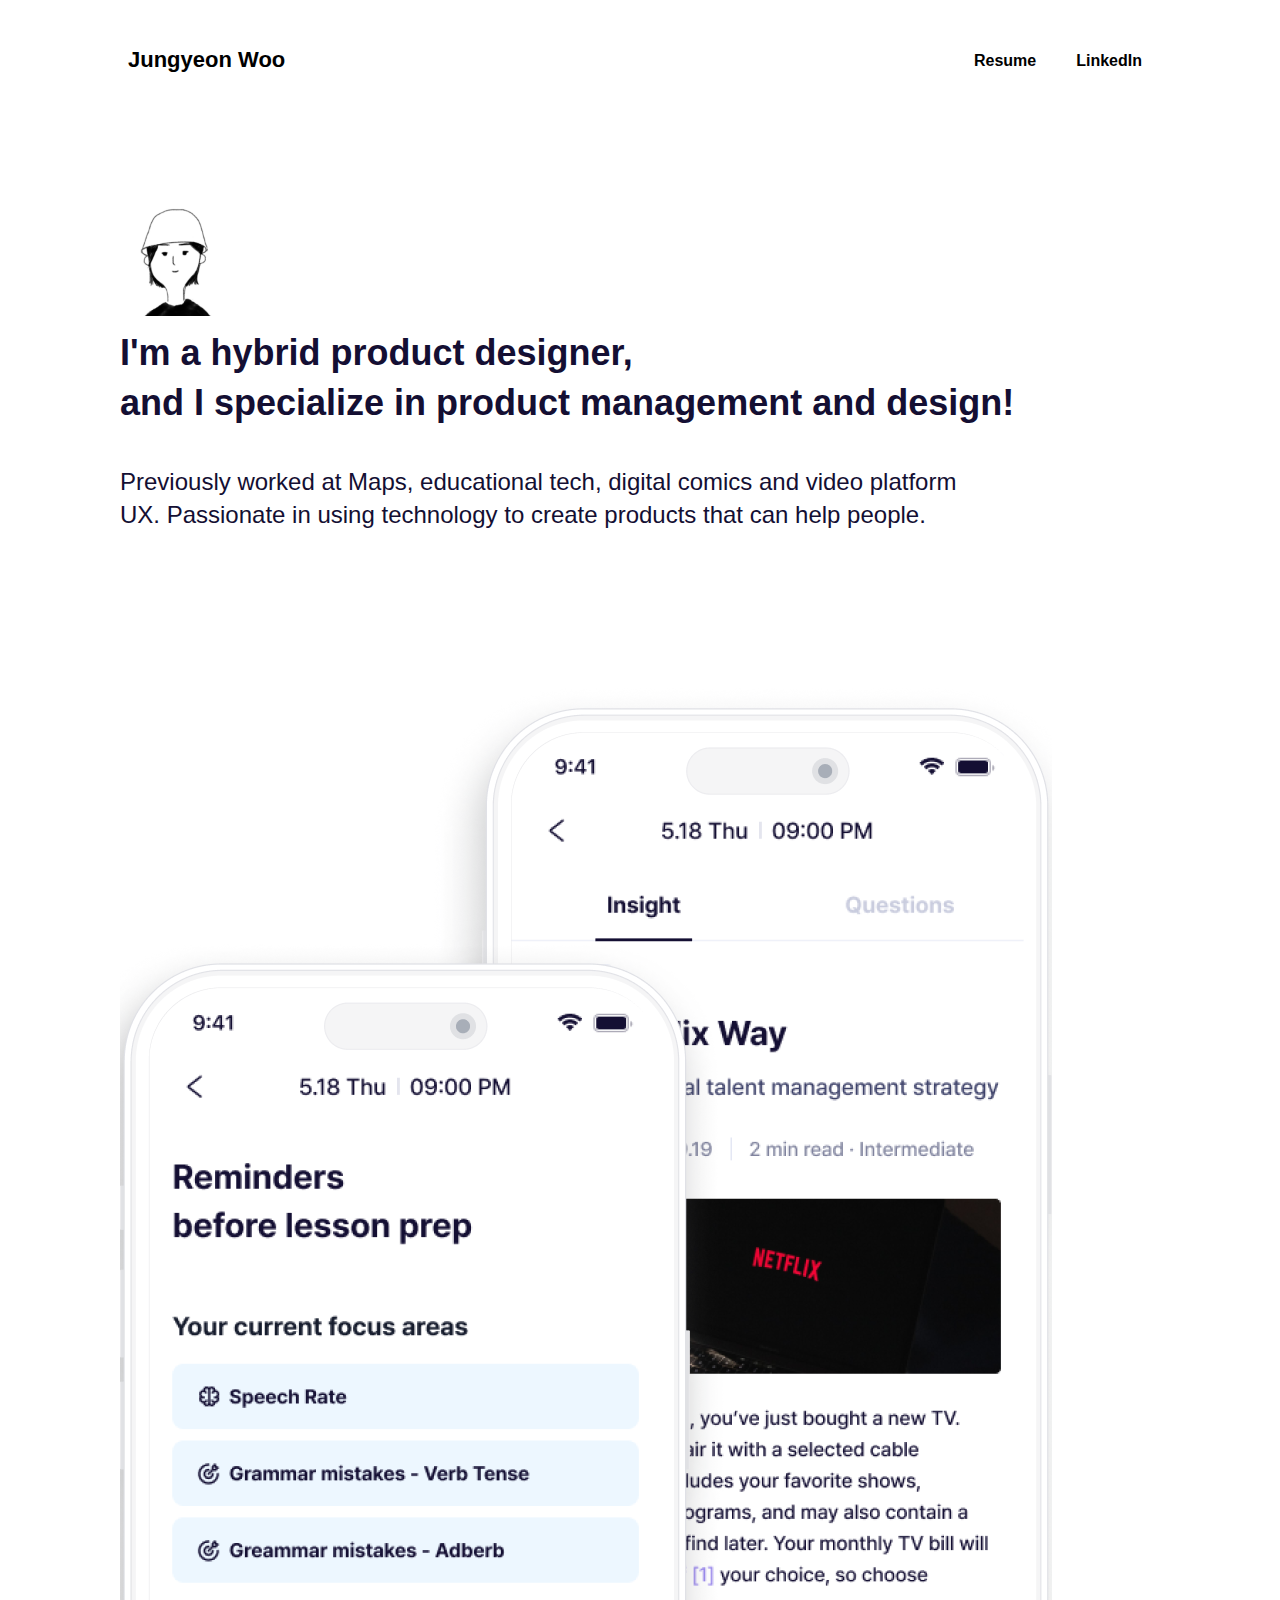
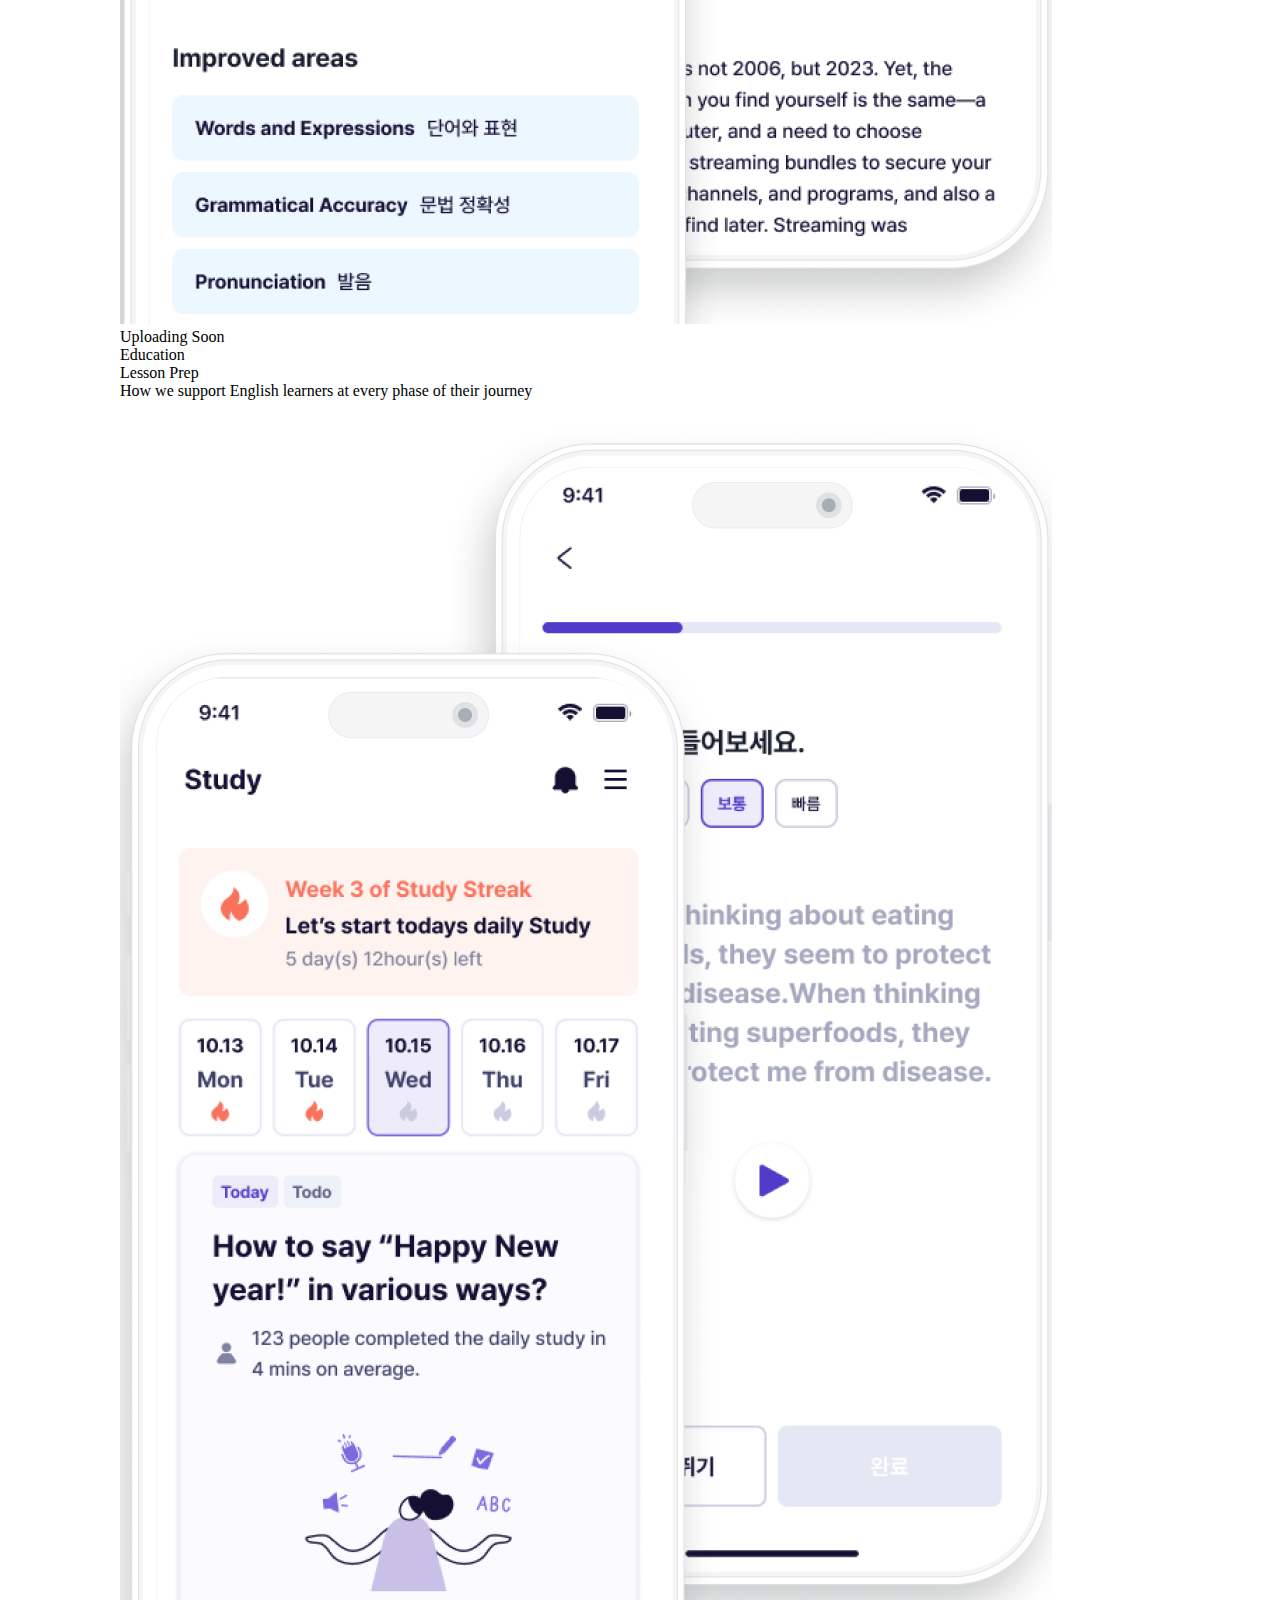
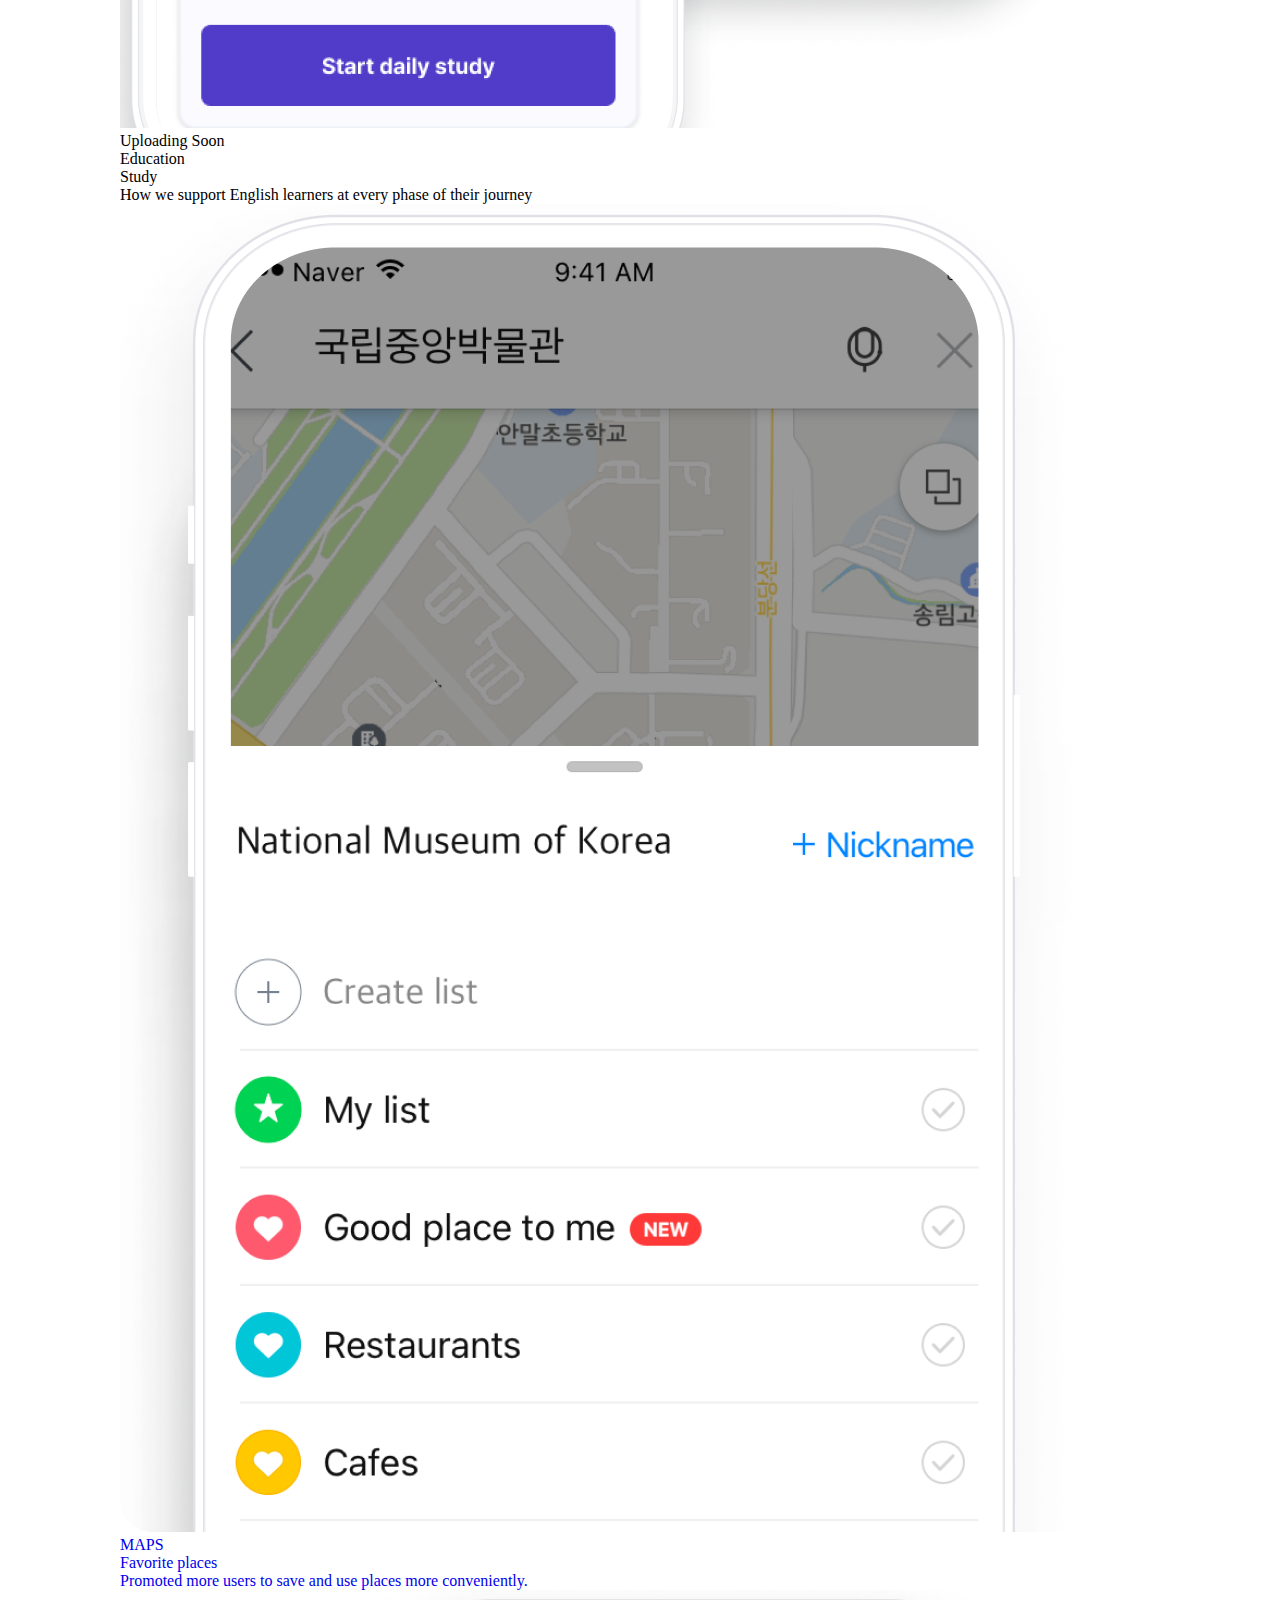
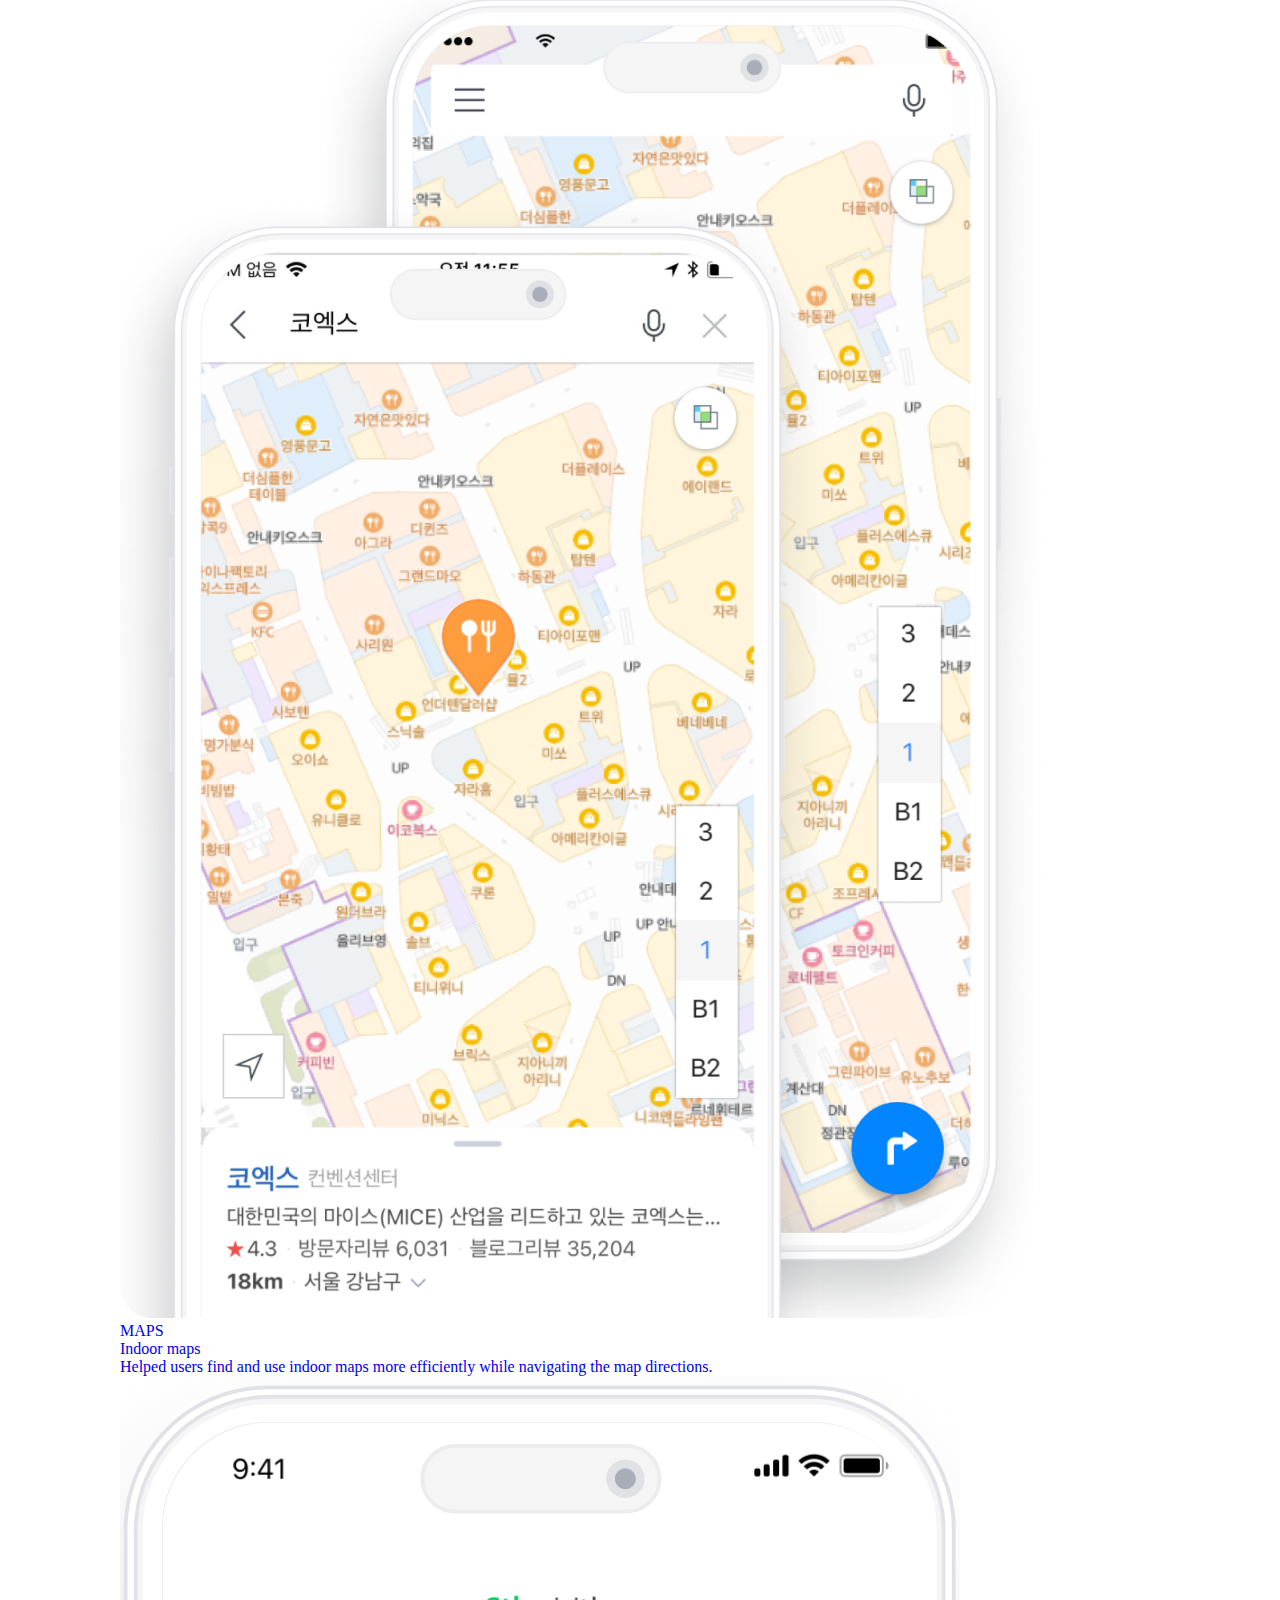
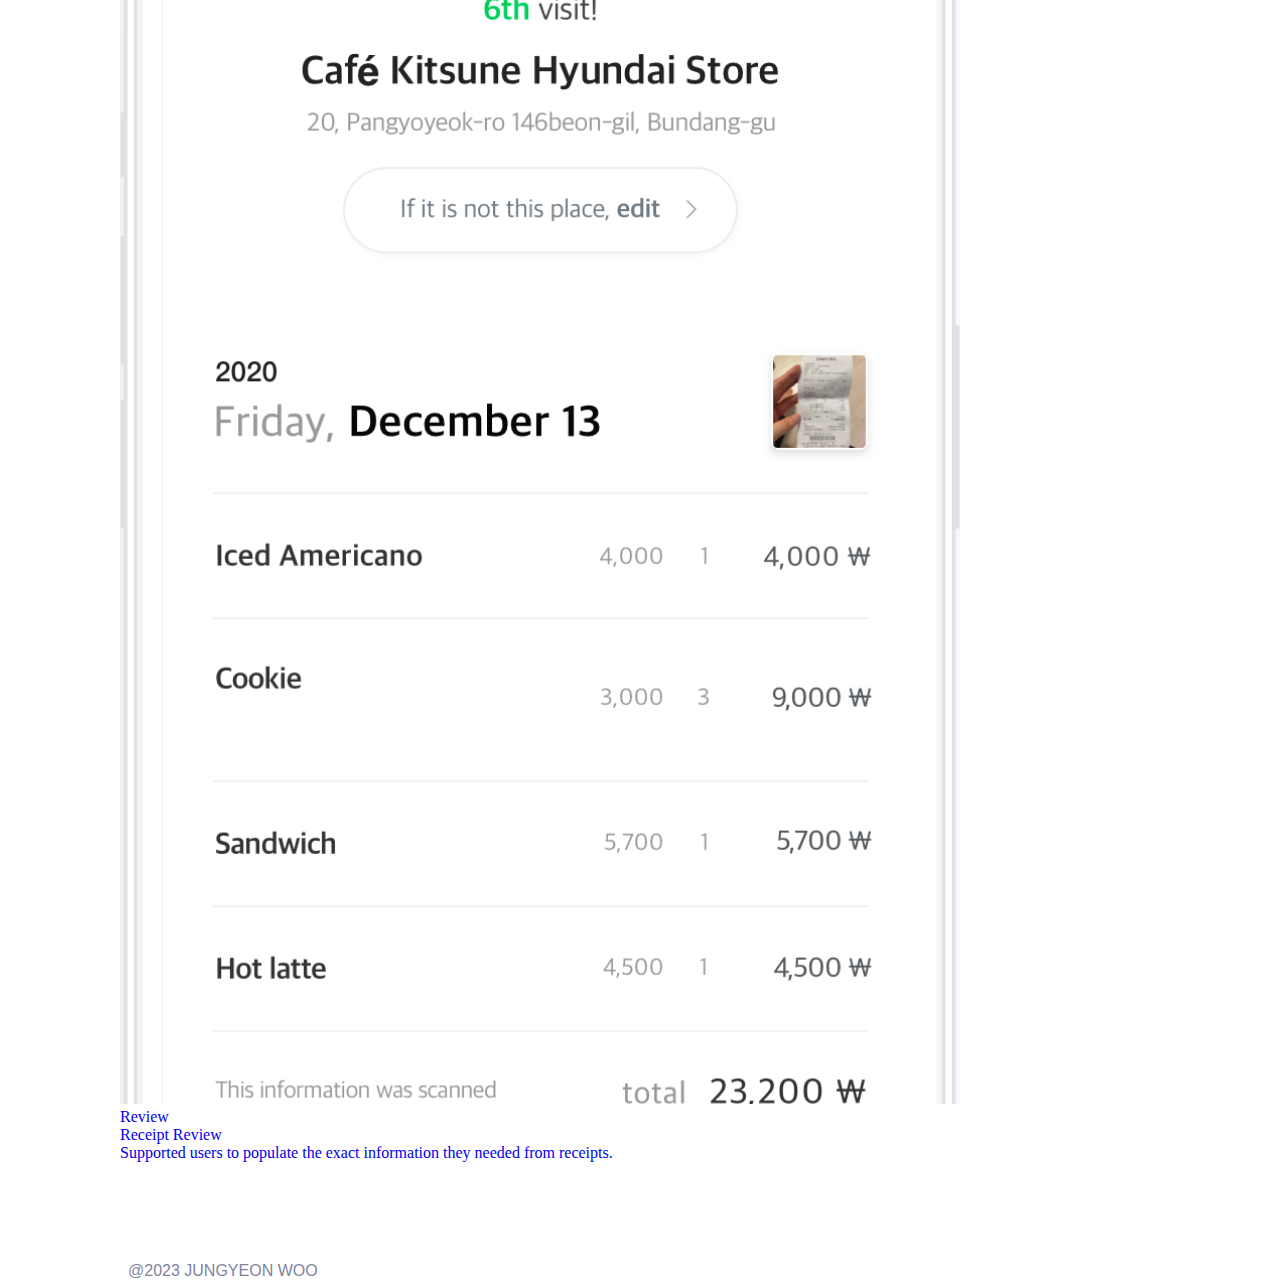
<file: home/index.html>
<!DOCTYPE html>
<html lang="en">
  <head>
    <meta charset="UTF-8" />
    <meta http-equiv="X-UA-Compatible" content="IE=edge" />
    <meta name="viewport" content="width=device-width, initial-scale=1.0" />
    <link rel="stylesheet" href="./vars.css" />
    <link rel="stylesheet" href="./style.css" />

    <style>
      a,
      button,
      input,
      select,
      h1,
      h2,
      h3,
      h4,
      h5,
      * {
        margin: 0;
        padding: 0;
        border: none;
        text-decoration: none;
        appearance: none;
        background: none;

        -webkit-font-smoothing: antialiased;
      }
    </style>
    <title>Document</title>
  </head>
  <body>
    <div class="home">
      <div class="container">
        <div class="main">
          <div class="info">
            <div class="txt">
              <div class="main-txt">
                <img class="img-profile" src="img-profile0.png" />
                <div
                  class="i-m-a-hybrid-product-designer-and-i-specialize-in-product-management-and-design"
                >
                  I&#039;m a hybrid product designer,
                  <br />
                  and I specialize in product management and design!
                </div>
              </div>
              <div class="sub-txt">
                Previously worked at Maps, educational tech, digital comics and
                video platform UX. Passionate in using technology to create
                products that can help people.
              </div>
            </div>
          </div>
          <div class="frame">
            <div class="frame-1000004545">
              <div class="contents">
                <div class="lesson-prep">
                  <div class="rectangle-5578"></div>
                  <div class="frame-139">
                    <img class="lessonprep-1" src="lessonprep-10.png" />
                  </div>
                  <div class="title">
                    <div class="frame-1000004546">
                      <div class="actionable">
                        <div class="uploading-soon">Uploading Soon</div>
                      </div>
                      <div class="actionable2">
                        <div class="education">Education</div>
                      </div>
                    </div>
                    <div class="title2">Lesson Prep</div>
                    <div
                      class="how-we-support-english-learners-at-every-phase-of-their-journey"
                    >
                      How we support English learners at every phase of their
                      journey
                      <br />
                    </div>
                  </div>
                </div>
                <div class="study">
                  <div class="rectangle-55782"></div>
                  <div class="frame-1392">
                    <img class="study-1" src="study-10.png" />
                  </div>
                  <div class="title3">
                    <div class="frame-1000004546">
                      <div class="actionable">
                        <div class="uploading-soon">Uploading Soon</div>
                      </div>
                      <div class="actionable2">
                        <div class="education">Education</div>
                      </div>
                    </div>
                    <div class="title2">Study</div>
                    <div
                      class="how-we-support-english-learners-at-every-phase-of-their-journey"
                    >
                      How we support English learners at every phase of their
                      journey
                      <br />
                    </div>
                  </div>
                </div>
                <a href="../favorite/index.html">
                  <div class="favorite-places">
                    <div class="rectangle-55783"></div>
                    <div class="frame-1393">
                      <img class="fav-list-1" src="fav-list-10.png" />
                    </div>
                    <div class="title4">
                      <div class="actionable2">
                        <div class="maps">MAPS</div>
                      </div>
                      <div class="title2">Favorite places</div>
                      <div
                        class="promoted-more-users-to-save-and-use-places-more-conveniently"
                      >
                        Promoted more users to save and use places more
                        conveniently.
                      </div>
                    </div>
                  </div>
                </a>
                <a href="../indoor_map/index.html">
                  <div class="indoor-maps">
                    <div class="rectangle-55784"></div>
                    <div class="frame-1394">
                      <img class="indoor-img-1" src="indoor-img-10.png" />
                    </div>
                    <div class="title5">
                      <div class="actionable2">
                        <div class="maps">MAPS</div>
                      </div>
                      <div class="title2">Indoor maps</div>
                      <div
                        class="helped-users-find-and-use-indoor-maps-more-efficiently-while-navigating-the-map-directions"
                      >
                        Helped users find and use indoor maps more efficiently
                        while navigating the map directions.
                      </div>
                    </div>
                  </div>
                </a>
                <a href="../ocr/index.html">
                  <div class="receipt-review">
                    <div class="rectangle-55785"></div>
                    <div class="frame-1395">
                      <img class="receipt-list-1" src="receipt-list-10.png" />
                    </div>
                    <div class="title6">
                      <div class="actionable2">
                        <div class="review">Review</div>
                      </div>
                      <div class="title2">Receipt Review</div>
                      <div
                        class="supported-users-to-populate-the-exact-information-they-needed-from-receipts"
                      >
                        Supported users to populate the exact information they
                        needed from receipts.
                      </div>
                    </div>
                  </div>
                </a>
              </div>
            </div>
          </div>
        </div>
        <div class="_2023-jungyeon-woo">@2023 JUNGYEON WOO</div>
      </div>
      <div class="topbar">
        <div class="white-background"></div>
        <div class="frame-1000004544">
          <a href="../home/index.html">
            <div class="jungyeon-woo">Jungyeon Woo</div>
          </a>
          <div class="frame-184">
            <div class="frame-1842">
              <a href="https://drive.google.com/file/d/10t7XAehUfMW1b7H_Wwviqu0FGyBU1aJp/view?usp=drive_link">
               <div class="resume">Resume</div>
              </a>
            </div>
            <div class="frame-182">
              <a href="https://www.linkedin.com/in/jungyeonwoo/">
                <div class="linked-in">LinkedIn</div>
              </a>
            </div>
          </div>
        </div>
      </div>
    </div>
  </body>
</html>
</file>
<file: home/vars.css>
/* Figma Styles of your File */
:root {
  /* Colors */
  /* Fonts */
  /* Effects */
}
</file>
<file: home/style.css>
.home,
.home * {
  box-sizing: border-box;
}
.home {
  background: var(--m-3-white, #ffffff);
  padding: 10px;
  width: 100vw;
  height: 2018px;
  position: relative;
}

._2023-jungyeon-woo {
  color: var(--gray-500, #80839e);
  text-align: left;
  font-family: var(
    --body-1-16-bd-font-family,
    "PretendardJpVariable-Medium",
    sans-serif
  );
  font-size: var(--body-1-16-bd-font-size, 16px);
  line-height: var(--body-1-16-bd-line-height, 160%);
  font-weight: var(--body-1-16-bd-font-weight, 500);
  position: relative;
  width: 100vw;
  height: 34px;
  display: flex;
  align-items: center;
  padding-left: 10vw;
  justify-content: flex-start;
}
.container {
  display: flex;
  flex-direction: column;
  gap: 92px;
  align-items: flex-start;
  justify-content: flex-start;
  position: relative;
  align-items: center;
  top: 130px;
}
.main {
  display: flex;
  flex-direction: column;
  gap: 0px;
  align-items: flex-start;
  justify-content: flex-start;
  flex-shrink: 0;
  position: relative;
}
.info {
  padding: 64px 0px 64px 0px;
  display: flex;
  flex-direction: column;
  gap: 10px;
  align-items: flex-start;
  justify-content: flex-start;
  flex-shrink: 0;
  position: relative;
}
.txt {
  display: flex;
  flex-direction: column;
  gap: 36px;
  align-items: flex-start;
  justify-content: center;
  flex-shrink: 0;
  width: 1040px;
  position: relative;
}
.main-txt {
  display: flex;
  flex-direction: column;
  gap: 12px;
  align-items: flex-start;
  justify-content: center;
  flex-shrink: 0;
  position: relative;
}
.img-profile {
  flex-shrink: 0;
  width: 112px;
  height: 112px;
  position: relative;
}
.i-m-a-hybrid-product-designer-and-i-specialize-in-product-management-and-design {
  color: var(--black-white-black, #140f33);
  text-align: left;
  font-family: var(
    --hero-3-36-bd-font-family,
    "PretendardJpVariable-Bold",
    sans-serif
  );
  font-size: var(--hero-3-36-bd-font-size, 36px);
  line-height: var(--hero-3-36-bd-line-height, 140%);
  font-weight: var(--hero-3-36-bd-font-weight, 700);
  position: relative;
}
.sub-txt {
  color: var(--black-white-black, #140f33);
  text-align: left;
  font-family: var(
    --headline-2-24-md-font-family,
    "PretendardJpVariable-Medium",
    sans-serif
  );
  font-size: var(--headline-2-24-md-font-size, 24px);
  line-height: var(--headline-2-24-md-line-height, 140%);
  font-weight: var(--headline-2-24-md-font-weight, 500);
  position: relative;
  width: 864px;
}
.works {
  padding: 44px 0px 44px 0px;
  display: flex;
  flex-direction: row;
  gap: 20px;
  align-items: flex-start;
  justify-content: flex-start;
  flex-wrap: wrap;
  flex-shrink: 0;
  width: 1040px;
  position: relative;
}
.list-01-1 {
  border-radius: 17px;
  flex-shrink: 0;
  width: 510px;
  height: 360px;
  position: relative;
  box-shadow: var(
    --shadow-onwhite-100-box-shadow,
    0px 1px 4px 0px rgba(0, 0, 0, 0.15)
  );
}
.list-02-1 {
  border-radius: 17px;
  flex-shrink: 0;
  width: 510px;
  height: 360px;
  position: relative;
  box-shadow: var(
    --shadow-onwhite-100-box-shadow,
    0px 1px 4px 0px rgba(0, 0, 0, 0.15)
  );
}
.list-03-1 {
  border-radius: 17px;
  flex-shrink: 0;
  width: 510px;
  height: 360px;
  position: relative;
  box-shadow: var(
    --shadow-onwhite-100-box-shadow,
    0px 1px 4px 0px rgba(0, 0, 0, 0.15)
  );
}
.list-04-1 {
  border-radius: 17px;
  flex-shrink: 0;
  width: 510px;
  height: 360px;
  position: relative;
  box-shadow: var(
    --shadow-onwhite-100-box-shadow,
    0px 1px 4px 0px rgba(0, 0, 0, 0.15)
  );
}
.list-05-1 {
  border-radius: 17px;
  flex-shrink: 0;
  width: 510px;
  height: 360px;
  position: relative;
  box-shadow: var(
    --shadow-onwhite-100-box-shadow,
    0px 1px 4px 0px rgba(0, 0, 0, 0.15)
  );
}

.topbar {
  width: 100vw;
  height: 90px;
  position: absolute;
  left: 0px;
  top: 0px;
  overflow-x: auto;
}
.frame-1000004544 {
  display: flex;
  flex-direction: row;
  align-items: center;
  justify-content: space-between;
  width: 100vw;
  position: relative;
  align-items: center;
  top: 45px;
  padding-left: 10vw;
  padding-right: 10vw;
}
.jungyeon-woo {
  color: #000000;
  text-align: right;
  font-family: var(
    --headline-3-22-bd-font-family,
    "PretendardJpVariable-Bold",
    sans-serif
  );
  font-size: var(--headline-3-22-bd-font-size, 22px);
  line-height: var(--headline-3-22-bd-line-height, 140%);
  font-weight: var(--headline-3-22-bd-font-weight, 700);
  position: relative;
}
.frame-184 {
  display: flex;
  flex-direction: row;
  gap: 20px;
  align-items: center;
  justify-content: flex-end;
  flex-shrink: 0;
  position: relative;
}
.frame-1842 {
  padding: 0px 10px 0px 10px;
  display: flex;
  flex-direction: row;
  gap: 10px;
  align-items: center;
  justify-content: center;
  flex-shrink: 0;
  position: relative;
}
.resume {
  color: #000000;
  text-align: right;
  font-family: var(
    --body-1-16-bd-font-family,
    "PretendardJpVariable-Bold",
    sans-serif
  );
  font-size: var(--body-1-16-bd-font-size, 16px);
  line-height: var(--body-1-16-bd-line-height, 160%);
  font-weight: var(--body-1-16-bd-font-weight, 700);
  position: relative;
}
.frame-182 {
  padding: 0px 10px 0px 10px;
  display: flex;
  flex-direction: row;
  gap: 10px;
  align-items: center;
  justify-content: center;
  flex-shrink: 0;
  position: relative;
}
.linked-in {
  color: #000000;
  text-align: right;
  font-family: var(
    --body-1-16-bd-font-family,
    "PretendardJpVariable-Bold",
    sans-serif
  );
  font-size: var(--body-1-16-bd-font-size, 16px);
  line-height: var(--body-1-16-bd-line-height, 160%);
  font-weight: var(--body-1-16-bd-font-weight, 700);
  position: relative;
}
</file>
